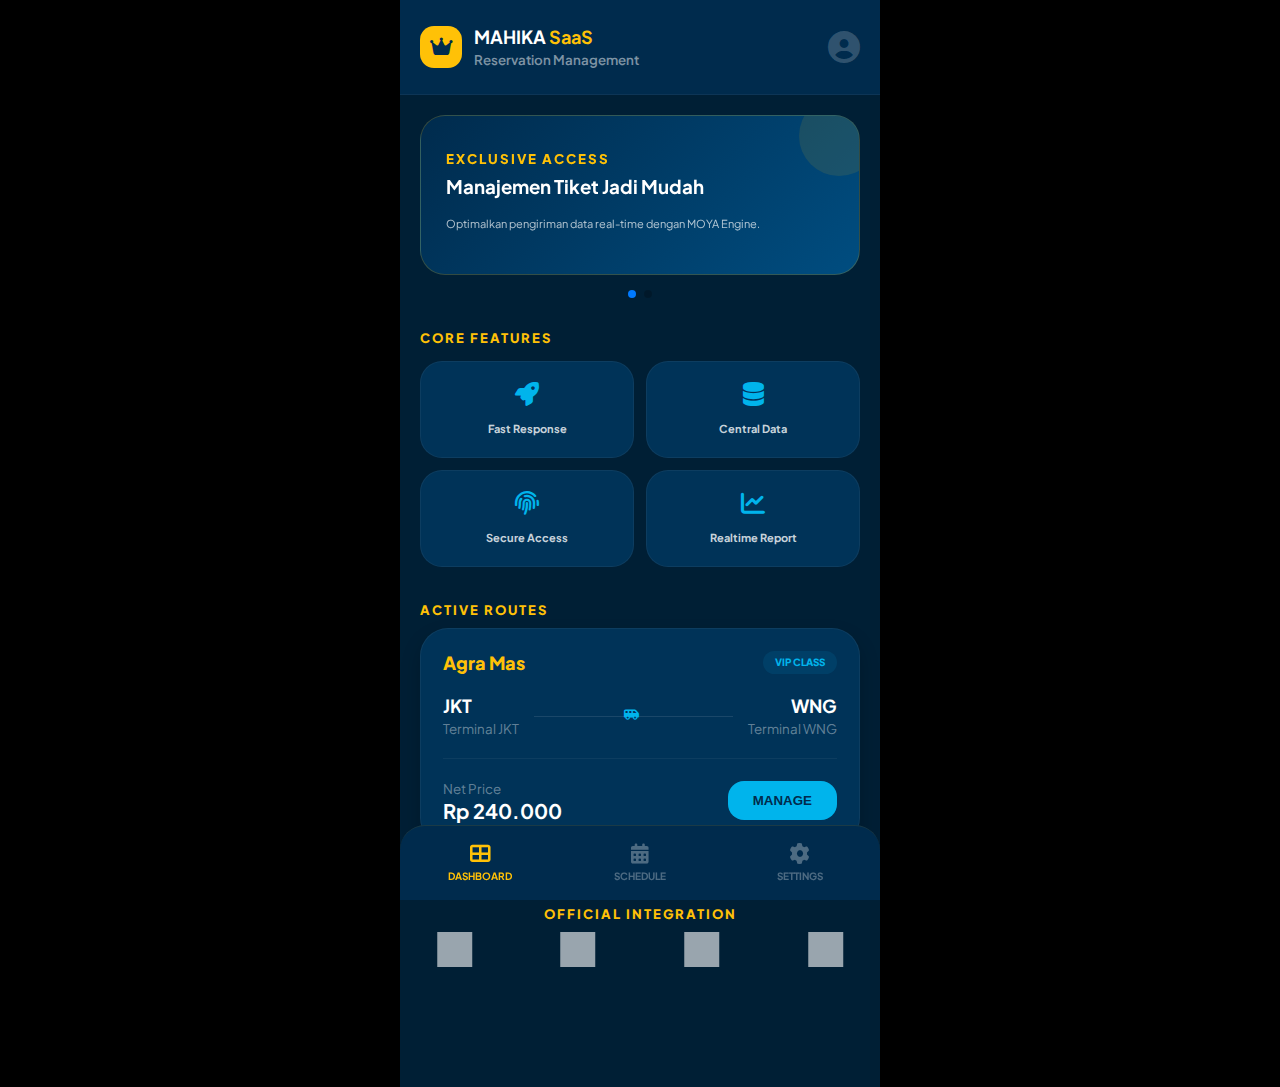
<file: index.html>
<!DOCTYPE html>
<html lang="id">
<head>
    <meta charset="UTF-8">
    <meta name="viewport" content="width=device-width, initial-scale=1.0">
    <title>MOYA SaaS - Premium Ticketing</title>
    
    <link rel="stylesheet" href="https://cdnjs.cloudflare.com/ajax/libs/font-awesome/6.4.0/css/all.min.css">
    <link href="https://fonts.googleapis.com/css2?family=Plus+Jakarta+Sans:wght@400;600;800&display=swap" rel="stylesheet">
    <link rel="stylesheet" href="https://cdn.jsdelivr.net/npm/swiper@9/swiper-bundle.min.css" />

    <style>
        :root {
            --navy-deep: #002B4D;     /* Navy Gelap SaaS */
            --gold: #FFC107;          /* Aksen Emas Mewah */
            --sky-blue: #00B4EC;      /* Tombol & Link */
            --bg-dark: #001F35;       /* Background Body */
            --card-dark: #003358;     /* Warna Kartu */
            --white: #ffffff;
        }

        * { box-sizing: border-box; }
        body {
            font-family: 'Plus Jakarta Sans', sans-serif;
            background-color: #000;
            margin: 0;
            display: flex;
            justify-content: center;
        }

        .container { 
            width: 100%;
            max-width: 480px; 
            background: var(--bg-dark); 
            min-height: 100vh; 
            position: relative;
            box-shadow: 0 0 50px rgba(0,0,0,0.5);
            overflow-x: hidden;
            color: var(--white);
        }

        /* --- Header SaaS Style --- */
        .header {
            padding: 25px 20px;
            display: flex;
            align-items: center;
            justify-content: space-between;
            background: var(--navy-deep);
            border-bottom: 1px solid rgba(255,255,255,0.05);
        }
        .brand { display: flex; align-items: center; gap: 12px; }
        .logo-circle {
            width: 42px; height: 42px; background: var(--gold);
            border-radius: 14px; display: flex; align-items: center; 
            justify-content: center; color: var(--navy-deep); font-size: 20px;
        }

        /* --- Swiper Banner SaaS --- */
        .mySwiper { width: 100%; padding: 20px 0 35px; }
        .swiper-slide { padding: 0 20px; }
        .banner-card {
            width: 100%; height: 160px; border-radius: 25px;
            background: linear-gradient(135deg, var(--navy-deep) 0%, #004d80 100%);
            display: flex; flex-direction: column; justify-content: center;
            padding: 25px; color: white; position: relative; overflow: hidden;
            border: 1px solid rgba(255,193,7,0.2);
        }
        .banner-card::before {
            content: ''; position: absolute; top: -20px; right: -20px;
            width: 80px; height: 80px; background: var(--gold); opacity: 0.1; border-radius: 50%;
        }

        /* --- Section Styling --- */
        .section-title { 
            padding: 0 20px; font-size: 13px; font-weight: 800; 
            margin-top: 20px; color: var(--gold);
            text-transform: uppercase; letter-spacing: 2px;
        }

        /* --- Company Profile Grid (SaaS Style) --- */
        .profile-grid {
            display: grid; grid-template-columns: 1fr 1fr; gap: 12px; padding: 15px 20px;
        }
        .profile-item {
            padding: 20px; background: var(--card-dark); border-radius: 22px; 
            text-align: center; border: 1px solid rgba(255,255,255,0.05);
            transition: 0.3s;
        }
        .profile-item i { font-size: 24px; color: var(--sky-blue); margin-bottom: 10px; display: block; }
        .profile-item span { font-size: 11px; font-weight: 700; color: rgba(255,255,255,0.8); }

        /* --- Ticket List SaaS --- */
        .ticket-list { padding: 10px 20px 20px; }
        .bus-card {
            background: var(--card-dark); border-radius: 28px; padding: 22px; margin-bottom: 20px;
            border: 1px solid rgba(255,255,255,0.05);
            box-shadow: 0 10px 20px rgba(0,0,0,0.2);
        }
        .operator-name { font-weight: 800; font-size: 18px; margin: 0; color: var(--gold); }
        .bus-badge {
            font-size: 10px; background: rgba(0,180,236,0.1); color: var(--sky-blue);
            padding: 5px 12px; border-radius: 12px; font-weight: 800;
        }
        .route-info { display: flex; align-items: center; gap: 15px; margin: 20px 0; }
        .line { flex: 1; height: 1px; background: rgba(255,255,255,0.1); position: relative; }
        .line i { position: absolute; top: -7px; left: 45%; color: var(--sky-blue); font-size: 12px; }

        .price-row { 
            display: flex; justify-content: space-between; align-items: center; 
            border-top: 1px solid rgba(255,255,255,0.05); padding-top: 18px; 
        }
        .btn-order {
            background: var(--sky-blue); color: var(--navy-deep); border: none; padding: 12px 25px;
            border-radius: 16px; font-weight: 800; cursor: pointer;
        }

        /* --- Running Logo (Branded) --- */
        .partner-container { padding: 10px 0 120px; }
        .partner-logo {
            display: flex; justify-content: center; align-items: center;
            opacity: 0.6; filter: brightness(0) invert(1); /* Logo Putih semua biar SaaS banget */
        }
        .partner-logo img { max-width: 85px; max-height: 35px; object-fit: contain; }

        /* --- Navigation SaaS --- */
        .bottom-nav {
            position: fixed; bottom: 0; width: 100%; max-width: 480px;
            background: var(--navy-deep); height: 75px; display: flex; 
            justify-content: space-around; align-items: center;
            border-radius: 25px 25px 0 0; z-index: 1000;
            border-top: 1px solid rgba(255,193,7,0.1);
        }
        .nav-item { text-align: center; color: rgba(255,255,255,0.3); flex: 1; }
        .nav-item.active { color: var(--gold); }
        .nav-item i { font-size: 20px; }
        .nav-item span { font-size: 10px; font-weight: 700; margin-top: 5px; display: block; }
    </style>
</head>
<body>

<div class="container">
    <header class="header">
        <div class="brand">
            <div class="logo-circle"><i class="fas fa-crown"></i></div>
            <div>
                <b style="font-size: 18px;">MAHIKA <span style="color: var(--gold);">SaaS</span></b><br>
                <small style="color: rgba(255,255,255,0.5); font-weight: 600;">Reservation Management</small>
            </div>
        </div>
        <i class="fas fa-user-circle fa-2xl" style="color: rgba(255,255,255,0.2);"></i>
    </header>

    <div class="swiper mySwiper">
        <div class="swiper-wrapper">
            <div class="swiper-slide">
                <div class="banner-card">
                    <small style="letter-spacing: 2px; font-weight: 800; color: var(--gold);">EXCLUSIVE ACCESS</small>
                    <h3 style="margin: 8px 0;">Manajemen Tiket Jadi Mudah</h3>
                    <p style="font-size: 11px; opacity: 0.7;">Optimalkan pengiriman data real-time dengan MOYA Engine.</p>
                </div>
            </div>
            <div class="swiper-slide">
                <div class="banner-card">
                    <small style="letter-spacing: 2px; font-weight: 800; color: var(--gold);">NEW UPDATE</small>
                    <h3 style="margin: 8px 0;">Sinkronisasi Otomatis</h3>
                    <p style="font-size: 11px; opacity: 0.7;">Update stok kursi Agra Mas dalam satu klik.</p>
                </div>
            </div>
        </div>
        <div class="swiper-pagination"></div>
    </div>

    <div class="section-title">Core Features</div>
    <div class="profile-grid">
        <div class="profile-item"><i class="fas fa-rocket"></i><span>Fast Response</span></div>
        <div class="profile-item"><i class="fas fa-database"></i><span>Central Data</span></div>
        <div class="profile-item"><i class="fas fa-fingerprint"></i><span>Secure Access</span></div>
        <div class="profile-item"><i class="fas fa-chart-line"></i><span>Realtime Report</span></div>
    </div>

    <div class="section-title">Active Routes</div>
    <div class="ticket-list">
        <div class="bus-card">
            <div style="display: flex; justify-content: space-between;">
                <p class="operator-name">Agra Mas</p>
                <span class="bus-badge">VIP CLASS</span>
            </div>
            <div class="route-info">
                <div style="text-align: left;"><b style="font-size: 18px;">JKT</b><br><small style="color: rgba(255,255,255,0.4);">Terminal JKT</small></div>
                <div class="line"><i class="fas fa-shuttle-van"></i></div>
                <div style="text-align: right;"><b style="font-size: 18px;">WNG</b><br><small style="color: rgba(255,255,255,0.4);">Terminal WNG</small></div>
            </div>
            <div class="price-row">
                <div><small style="color: rgba(255,255,255,0.4);">Net Price</small><br><b style="color: var(--white); font-size: 20px;">Rp 240.000</b></div>
                <button class="btn-order" onclick="pesanWA('Agra Mas', 'JKT-WNG')">MANAGE</button>
            </div>
        </div>
    </div>

    <div class="section-title" style="text-align: center;">Official Integration</div>
    <div class="partner-container">
        <div class="swiper partnerSwiper">
            <div class="swiper-wrapper">
                <div class="swiper-slide partner-logo"><img src="Agra_Mas_Logo.png"></div>
                <div class="swiper-slide partner-logo"><img src="Agra_Mas_Logo.png"></div>
                <div class="swiper-slide partner-logo"><img src="Agra_Mas_Logo.png"></div>
                <div class="swiper-slide partner-logo"><img src="Agra_Mas_Logo.png"></div>
                <div class="swiper-slide partner-logo"><img src="Agra_Mas_Logo.png"></div>
                <div class="swiper-slide partner-logo"><img src="Agra_Mas_Logo.png"></div>
                <div class="swiper-slide partner-logo"><img src="Agra_Mas_Logo.png"></div>
                <div class="swiper-slide partner-logo"><img src="Agra_Mas_Logo.png"></div>
                <div class="swiper-slide partner-logo"><img src="Agra_Mas_Logo.png"></div>
                <div class="swiper-slide partner-logo"><img src="Agra_Mas_Logo.png"></div>
            </div>
        </div>
    </div>

    <nav class="bottom-nav">
        <div class="nav-item active"><i class="fas fa-th-large"></i><span>DASHBOARD</span></div>
        <div class="nav-item"><i class="fas fa-calendar-alt"></i><span>SCHEDULE</span></div>
        <div class="nav-item"><i class="fas fa-cog"></i><span>SETTINGS</span></div>
    </nav>
</div>

<script src="https://cdn.jsdelivr.net/npm/swiper@9/swiper-bundle.min.js"></script>
<script>
    new Swiper(".mySwiper", {
        loop: true, autoplay: { delay: 4000 },
        pagination: { el: ".swiper-pagination", clickable: true },
    });

    new Swiper(".partnerSwiper", {
        slidesPerView: 4, spaceBetween: 15, loop: true, speed: 5000,
        autoplay: { delay: 0, disableOnInteraction: false },
    });

    function pesanWA(bus, rute) {
        const text = `System Reservation: Mahika SaaS\nRequest: Booking ${bus}\nRoute: ${rute}`;
        window.open(`https://wa.me/628123456789?text=${encodeURIComponent(text)}`, '_blank');
    }
</script>
</body>
    </html>
</file>
